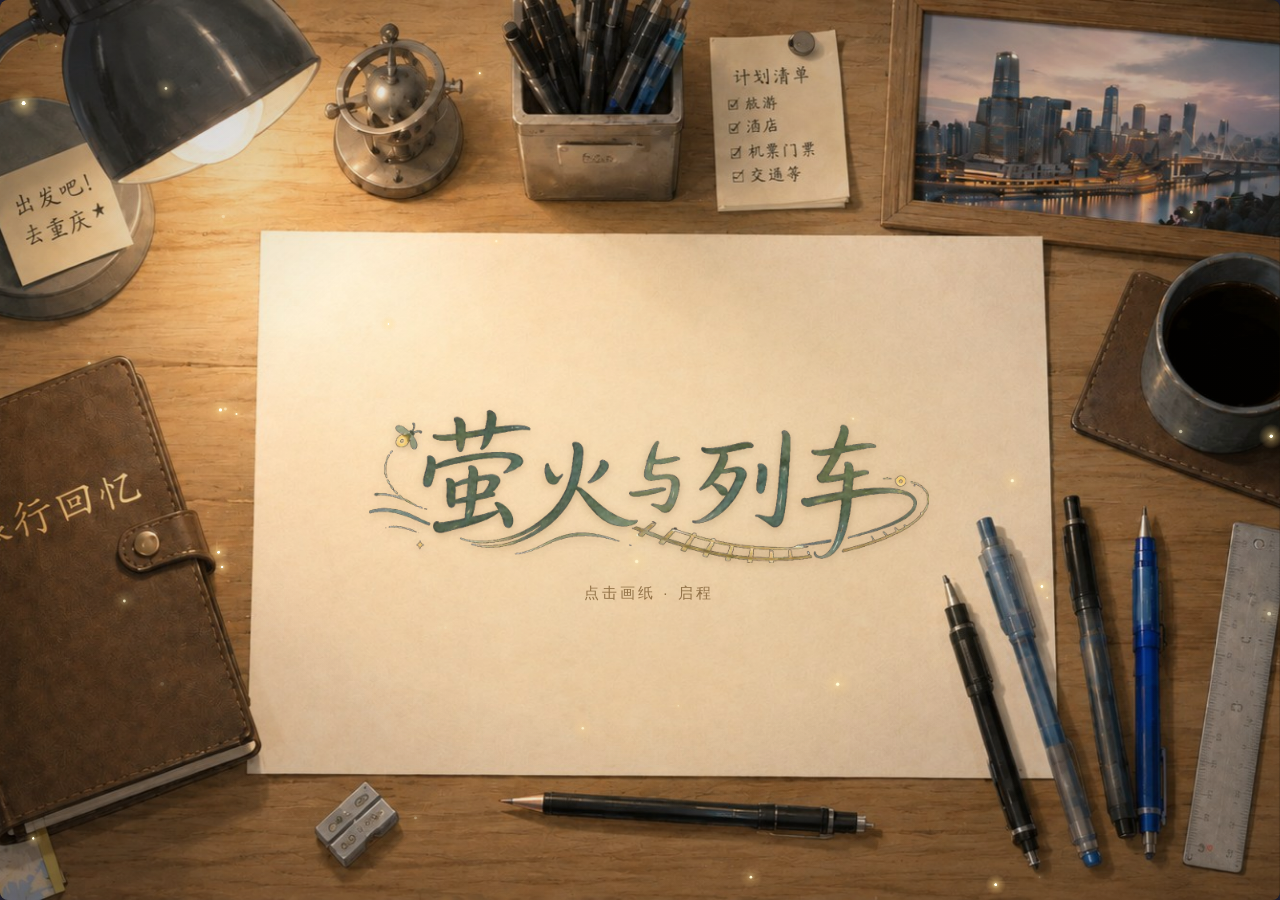
<file: index.html>
<!DOCTYPE html>
<html lang="zh-CN">
<head>
    <meta charset="UTF-8">
    <meta name="viewport" content="width=device-width, initial-scale=1.0">
    <title>萤火与列车 - 折纸解谜</title>
    <link rel="icon" href="data:image/svg+xml,%3Csvg xmlns='http://www.w3.org/2000/svg' viewBox='0 0 32 32'%3E%3Crect width='32' height='32' fill='%230a1628'/%3E%3Ccircle cx='16' cy='16' r='4' fill='%23a8e6cf'/%3E%3Ccircle cx='16' cy='16' r='8' fill='none' stroke='%23a8e6cf' stroke-opacity='0.4'/%3E%3C/svg%3E">
    <link rel="stylesheet" href="css/style.css?v=20260604e">
</head>
<body>
    <div id="rotate-prompt">
        <div class="rotate-inner">
            <div class="rotate-icon">📱</div>
            <p class="rotate-text">请横过手机<br><span>横屏体验更佳</span></p>
        </div>
    </div>
    <div id="game-container">
        <canvas id="game-canvas"></canvas>
        <div id="transition-overlay"></div>
        <div id="ui-layer">
            <div id="menu-screen" class="screen active desk-mode">
                <div class="desk-paper" id="desk-paper" role="button" tabindex="0" aria-label="点击画纸，开启旅程">
                    <img class="paper-title" src="assets/decor/title_paper.png" alt="萤火与列车">
                    <p class="paper-hint">点击画纸 · 启程</p>
                </div>
                <div class="desk-notebook" id="desk-notebook" role="button" tabindex="0" aria-label="旅行回忆 · 旅途纪念册" title="旅行回忆"></div>
            </div>
            <div id="story-screen" class="screen">
                <div class="story-box">
                    <p id="story-text"></p>
                    <button id="btn-story-next" class="story-btn">继续</button>
                </div>
            </div>
            <div id="game-screen" class="screen">
                <div id="game-hud">
                    <span id="hud-chapter"></span>
                    <span id="hud-folds"></span>
                    <span id="hud-memento"></span>
                    <span id="hud-level"></span>
                    <div id="hud-buttons">
                        <button id="btn-mute" class="hud-btn" title="静音" aria-label="静音">
                            <svg class="hud-ico" viewBox="0 0 24 24" aria-hidden="true">
                                <path class="snd-body" d="M4 9.5h3L11.5 6v12L7 14.5H4z"/>
                                <path class="snd-wave" d="M14.6 9.2a4 4 0 0 1 0 5.6"/>
                                <path class="snd-wave" d="M17 7a7 7 0 0 1 0 10"/>
                                <line class="snd-slash" x1="4" y1="4" x2="20" y2="20"/>
                            </svg>
                        </button>
                        <button id="btn-undo" class="hud-btn" title="撤销" aria-label="撤销">
                            <svg class="hud-ico" viewBox="0 0 24 24" aria-hidden="true">
                                <path d="M9 7L4 12l5 5"/>
                                <path d="M4 12h10a5 5 0 0 1 5 5v1"/>
                            </svg>
                        </button>
                        <button id="btn-reset" class="hud-btn" title="重置" aria-label="重置">
                            <svg class="hud-ico" viewBox="0 0 24 24" aria-hidden="true">
                                <path d="M19.5 12a7.5 7.5 0 1 1-2.2-5.3"/>
                                <path d="M19.5 4v4h-4"/>
                            </svg>
                        </button>
                        <button id="btn-hint" class="hud-btn hud-btn-text" title="教程" aria-label="教程">?</button>
                        <button id="btn-exit" class="hud-btn" title="退出到主菜单" aria-label="退出到主菜单">
                            <svg class="hud-ico" viewBox="0 0 24 24" aria-hidden="true">
                                <line x1="6" y1="6" x2="18" y2="18"/>
                                <line x1="18" y1="6" x2="6" y2="18"/>
                            </svg>
                        </button>
                    </div>
                </div>
                <div id="fold-indicator"></div>
                <div id="fold-dir-panel" aria-hidden="true">
                    <span class="fold-dir-tip">选好方向</span>
                    <button class="fold-dir-btn fold-dir-up"    data-dir="up"    aria-label="向上折"></button>
                    <button class="fold-dir-btn fold-dir-down"  data-dir="down"  aria-label="向下折"></button>
                    <button class="fold-dir-btn fold-dir-left"  data-dir="left"  aria-label="向左折"></button>
                    <button class="fold-dir-btn fold-dir-right" data-dir="right" aria-label="向右折"></button>
                </div>
                <div id="tutorial-overlay">
                    <div class="tutorial-box">
                        <div class="tutorial-header">
                            <span id="tutorial-title">教程</span>
                            <span id="tutorial-progress">1 / 5</span>
                        </div>
                        <p id="tutorial-text"></p>
                        <div class="tutorial-buttons">
                            <button id="btn-tutorial-skip" class="tutorial-btn-secondary">跳过教程</button>
                            <button id="btn-tutorial-next" class="tutorial-btn-primary">下一步 →</button>
                        </div>
                    </div>
                </div>
                <div id="legend-panel">
                    <div class="legend-item"><span class="legend-dot" style="background:#c2392f"></span>起点</div>
                    <div class="legend-item"><span class="legend-dot" style="background:#d4a017"></span>终点</div>
                    <div class="legend-item"><span class="legend-square" style="background:#e8b87a"></span>路径</div>
                    <div class="legend-item"><span class="legend-square" style="background:#5e4632"></span>墙</div>
                    <div class="legend-item" id="legend-collect" style="display:none"><span class="legend-dot" style="background:#ffd97d"></span>萤火</div>
                    <div class="legend-item" id="legend-teleport" style="display:none"><span class="legend-dot" style="background:#5f8f6a"></span>传送门</div>
                    <div class="legend-item" id="legend-fragile" style="display:none"><span class="legend-square" style="background:#9e7b4a"></span>脆弱</div>
                    <div class="legend-item" id="legend-oneway" style="display:none"><span class="legend-square" style="background:#b8541a"></span>单向</div>
                </div>
                <div id="dpad" aria-hidden="true">
                    <button class="dpad-btn dpad-up" data-dir="up" aria-label="上">▲</button>
                    <button class="dpad-btn dpad-left" data-dir="left" aria-label="左">◀</button>
                    <button class="dpad-btn dpad-right" data-dir="right" aria-label="右">▶</button>
                    <button class="dpad-btn dpad-down" data-dir="down" aria-label="下">▼</button>
                </div>
            </div>
            <div id="chapter-screen" class="screen">
                <h2>章节选择</h2>
                <div id="chapter-list"></div>
                <div class="chapter-buttons">
                    <button id="btn-back-menu" class="menu-btn">返回</button>
                    <button id="btn-collection-chapter" class="menu-btn menu-btn-secondary">纪念册</button>
                </div>
            </div>
            <div id="collection-screen" class="screen">
                <h2>旅途纪念册</h2>
                <p id="collection-progress" class="collection-progress"></p>
                <div id="collection-grid"></div>
                <button id="btn-back-collection" class="menu-btn">返回</button>
            </div>
            <div id="complete-screen" class="screen">
                <div class="complete-box">
                    <h2 id="complete-title"></h2>
                    <div id="complete-stars"></div>
                    <div id="complete-memento"></div>
                    <p id="complete-text"></p>
                    <button id="btn-next-level" class="menu-btn">下一关</button>
                </div>
            </div>
            <div id="confirm-overlay">
                <div class="confirm-box">
                    <p id="confirm-text">确定要退出当前关卡，返回主菜单吗？</p>
                    <div class="confirm-buttons">
                        <button id="btn-confirm-no" class="tutorial-btn-secondary">取消</button>
                        <button id="btn-confirm-yes" class="tutorial-btn-primary">退出</button>
                    </div>
                </div>
            </div>
        </div>
    </div>
    <script src="js/story.js"></script>
    <script src="js/levels.js"></script>
    <script src="js/collection.js"></script>
    <script src="js/tutorial.js?v=20260604e"></script>
    <script src="js/grid.js"></script>
    <script src="js/fold.js?v=20260604e"></script>
    <script src="js/player.js"></script>

    <script src="js/audio.js"></script>
    <script src="js/particles.js"></script>
    <script src="js/effects.js"></script>
    <script src="js/ui.js?v=20260604e"></script>
    <script src="js/game.js?v=20260604e"></script>
</body>
</html>
</file>
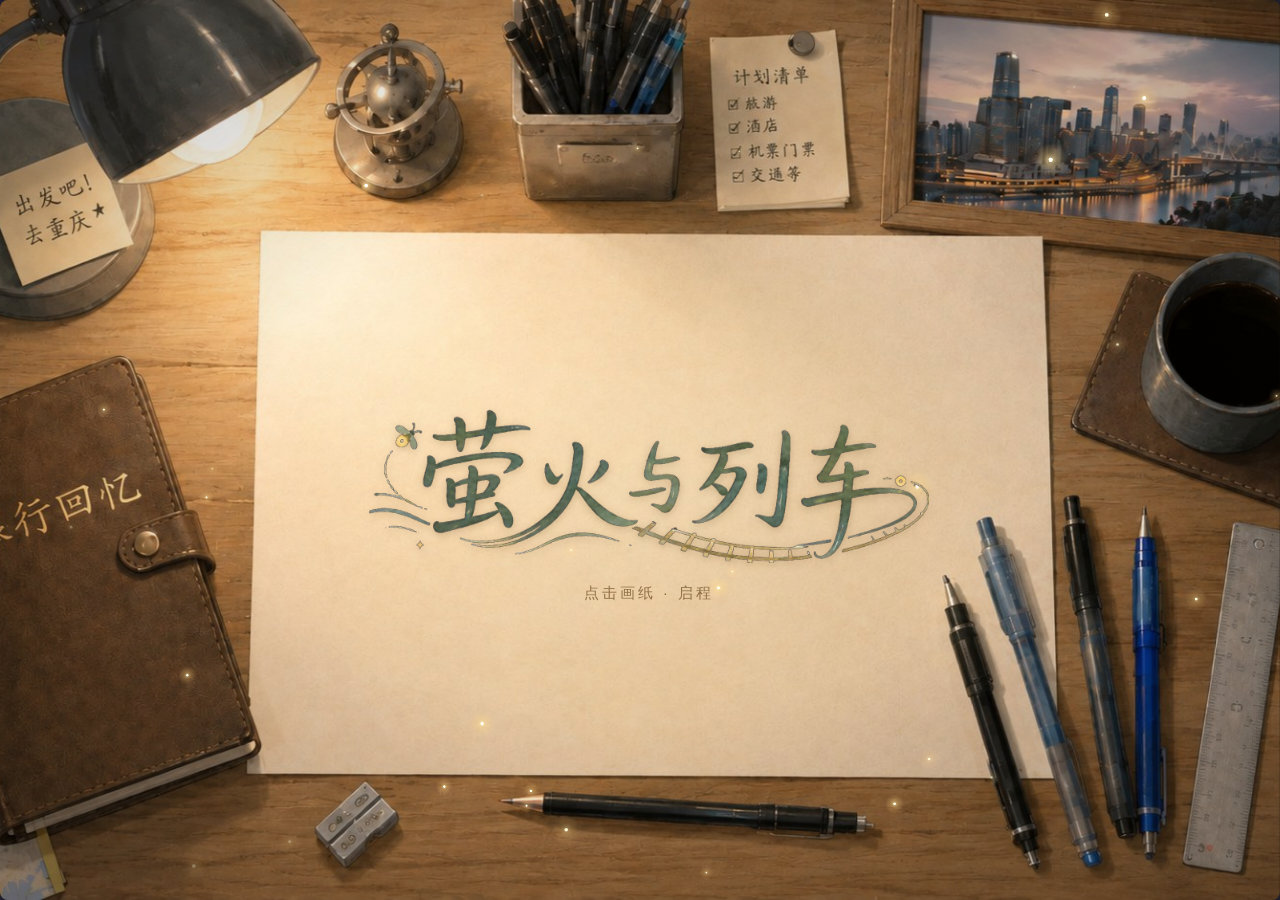
<file: autoshot.html>
<!DOCTYPE html>
<html lang="zh-CN"><head><meta charset="UTF-8"><title>autoshot</title>
<link rel="stylesheet" href="css/style.css">
<style id="nofx-style"></style>
</head><body>
<div id="game-container">
    <canvas id="game-canvas"></canvas>
    <div id="transition-overlay"></div>
    <div id="ui-layer">
        <div id="menu-screen" class="screen active desk-mode">
            <div class="desk-paper" id="desk-paper" role="button" tabindex="0" aria-label="点击画纸，开启旅程">
                <img class="paper-title" src="assets/decor/title_paper.png" alt="萤火与列车">
                <p class="paper-hint">点击画纸 · 启程</p>
            </div>
            <div class="desk-notebook" id="desk-notebook" role="button" tabindex="0" aria-label="旅行回忆 · 旅途纪念册" title="旅行回忆"></div>
        </div>
        <div id="story-screen" class="screen"><div class="story-box"><p id="story-text"></p><button id="btn-story-next" class="story-btn">继续</button></div></div>
        <div id="game-screen" class="screen">
            <div id="game-hud">
                <span id="hud-chapter"></span><span id="hud-folds"></span><span id="hud-level"></span>
                <div id="hud-buttons">
                    <button id="btn-mute" class="hud-btn">♪</button>
                    <button id="btn-undo" class="hud-btn">↩</button>
                    <button id="btn-reset" class="hud-btn">↺</button>
                    <button id="btn-hint" class="hud-btn">?</button>
                    <button id="btn-exit" class="hud-btn">✕</button>
                </div>
            </div>
            <div id="fold-indicator"></div>
            <div id="tutorial-overlay"><div class="tutorial-box"><div class="tutorial-header"><span id="tutorial-title">教程</span><span id="tutorial-progress">1 / 5</span></div><p id="tutorial-text"></p><div class="tutorial-buttons"><button id="btn-tutorial-skip" class="tutorial-btn-secondary">跳过</button><button id="btn-tutorial-next" class="tutorial-btn-primary">下一步</button></div></div></div>
            <div id="legend-panel">
                <div class="legend-item"><span class="legend-dot" style="background:#c2392f"></span>起点</div>
                <div class="legend-item"><span class="legend-dot" style="background:#d4a017"></span>终点</div>
                <div class="legend-item"><span class="legend-square" style="background:#e8b87a"></span>路径</div>
                <div class="legend-item"><span class="legend-square" style="background:#5e4632"></span>墙</div>
                <div class="legend-item" id="legend-collect" style="display:none"><span class="legend-dot" style="background:#ffd97d"></span>萤火</div>
                <div class="legend-item" id="legend-teleport" style="display:none"><span class="legend-dot" style="background:#5f8f6a"></span>传送门</div>
                <div class="legend-item" id="legend-fragile" style="display:none"><span class="legend-square" style="background:#9e7b4a"></span>脆弱</div>
                <div class="legend-item" id="legend-oneway" style="display:none"><span class="legend-square" style="background:#b8541a"></span>单向</div>
            </div>
            <div id="dpad" aria-hidden="true">
                <button class="dpad-btn dpad-up" data-dir="up">▲</button>
                <button class="dpad-btn dpad-left" data-dir="left">◀</button>
                <button class="dpad-btn dpad-right" data-dir="right">▶</button>
                <button class="dpad-btn dpad-down" data-dir="down">▼</button>
            </div>
        </div>
        <div id="chapter-screen" class="screen"><h2>章节选择</h2><div id="chapter-list"></div><button id="btn-back-menu" class="menu-btn">返回</button></div>
        <div id="collection-screen" class="screen">
            <h2>旅途纪念册</h2>
            <p id="collection-progress" class="collection-progress"></p>
            <div id="collection-grid"></div>
            <button id="btn-back-collection" class="menu-btn">返回</button>
        </div>
        <div id="complete-screen" class="screen"><div class="complete-box"><h2 id="complete-title"></h2><div id="complete-stars"></div><p id="complete-text"></p><button id="btn-next-level" class="menu-btn">下一关</button></div></div>
        <div id="confirm-overlay"><div class="confirm-box"><p id="confirm-text"></p><div class="confirm-buttons"><button id="btn-confirm-no" class="tutorial-btn-secondary">取消</button><button id="btn-confirm-yes" class="tutorial-btn-primary">退出</button></div></div></div>
    </div>
</div>
<script src="js/story.js"></script>
<script src="js/levels.js"></script>
<script src="js/collection.js"></script>
<script src="js/tutorial.js"></script>
<script src="js/grid.js"></script>
<script src="js/fold.js"></script>
<script src="js/player.js"></script>
<script src="js/audio.js"></script>
<script src="js/particles.js"></script>
<script src="js/effects.js"></script>
<script src="js/ui.js"></script>
<script src="js/game.js"></script>
<script>
// 驱动参数:
//   ?screen=menu|chapter|story
//   ?level=C-L         (1-indexed, 自动跳过教程)
//   ?story=intro|before|after  (配合 level= 使用)
//   ?complete=C-L      (直接展示过关界面)
//   ?tut=1             (level= 时强制保留教程)
//   ?unlock=1          (章节列表里解锁所有关卡)
//   ?stars=1-1=3,1-2=2 (注入星数到 Levels.stars，逗号分隔)
//   ?nofx=1            (禁用 CSS 动画/过渡，截图友好)
//   ?settle=ms         (执行后再等多少毫秒；默认 0；complete 默认 1500)
(function(){
    const q = new URLSearchParams(location.search);

    function unlockAll(){
        for (let c = 0; c < Levels.data.length; c++) {
            for (let l = 0; l < Levels.data[c].length; l++) {
                Levels.completed.add(c+'-'+l);
            }
        }
    }
    function silenceAudio(){
        try {
            ['playClick','playFold','playComplete','playStep','startBGM','stopBGM']
                .forEach(k => { if (Audio && Audio[k]) Audio[k] = ()=>{}; });
        } catch(e){}
    }
    function suppressTutorial(){
        if (window.Tutorial) Tutorial.shouldShow = ()=>false;
    }
    // showScreen 用 200ms setTimeout 延迟切换（淡出动画），headless 截图等不到它。
    // 这里同步强制激活目标 screen，绕过延迟。
    function forceScreen(name){
        try {
            Object.values(UI.screens).forEach(s => {
                s.classList.remove('active');
                s.style.opacity = ''; s.style.transform = '';
            });
            const el = UI.screens[name];
            if (el) {
                el.classList.add('active');
                el.style.opacity = '1';
                el.style.transform = 'scale(1)';
            }
            UI.currentScreen = name;
        } catch(e){ document.title = 'AUTOSHOT_ERR:forceScreen:' + e.message; }
    }
    function applyNofx(){
        // 关掉所有 CSS 动画/过渡，让截图直接呈现"动画结束态"
        const s = document.getElementById('nofx-style');
        s.textContent = `
            *, *::before, *::after {
                animation-duration: 0s !important;
                animation-delay: 0s !important;
                animation-iteration-count: 1 !important;
                transition-duration: 0s !important;
                transition-delay: 0s !important;
            }
            #complete-stars .star { opacity: 1 !important; transform: none !important; }
            .screen { transition: none !important; }
        `;
    }
    function applyFullScroll(){
        const s = document.createElement('style');
        s.textContent = `
            #game-container {
                width: 100% !important; height: auto !important;
                max-width: none !important; max-height: none !important;
                aspect-ratio: auto !important; overflow: visible !important;
            }
            #ui-layer { position: relative !important; height: auto !important; }
            .screen { position: relative !important; height: auto !important; }
            #chapter-screen.train-mode #chapter-list {
                max-height: none !important;
                overflow: visible !important;
            }
        `;
        document.head.appendChild(s);
    }

    function go(){
        silenceAudio();
        if (q.get('nofx') === '1') applyNofx();
        if (q.get('fullscroll') === '1') applyFullScroll();
        const screen = q.get('screen');
        const lvl = q.get('level');
        const story = q.get('story');
        const complete = q.get('complete');

        if (q.get('unlock') === '1') unlockAll();

        const starsParam = q.get('stars');
        if (starsParam) {
            starsParam.split(',').forEach(pair => {
                const m = pair.trim().match(/^(\d+)-(\d+)=(\d)$/);
                if (m) {
                    const c = +m[1] - 1, l = +m[2] - 1, n = +m[3];
                    Levels.stars[`${c}-${l}`] = n;
                    if (n > 0) Levels.completed.add(`${c}-${l}`);
                }
            });
        }

        if (complete) {
            const [c,l] = complete.split('-').map(Number);
            Levels.currentChapter = c-1; Levels.currentLevel = l-1;
            suppressTutorial();
            Game.startLevel();
            setTimeout(() => Game.onLevelComplete(), 50);
            return;
        }
        if (lvl) {
            const [c,l] = lvl.split('-').map(Number);
            Levels.currentChapter = c-1; Levels.currentLevel = l-1;
            if (q.get('tut') !== '1') suppressTutorial();
            if (story) { Game.showStory(story); return; }
            Game.startLevel();
            forceScreen('game');
            // 教程/提示 overlay 会遮住棋盘，截图时强制收起（除非显式 tut=1）
            if (q.get('tut') !== '1') {
                const ov = document.getElementById('tutorial-overlay');
                if (ov) ov.classList.remove('visible');
            }
            return;
        }
        if (screen === 'chapter') {
            unlockAll();
            UI.showChapterSelect();
            return;
        }
        if (screen === 'story') {
            Game.showStory(q.get('story') || 'intro');
            return;
        }
        if (screen === 'collection') {
            unlockAll();
            // 注入若干已收集项，看彩色贴纸格 + 问号占位混排
            const got = (q.get('got') || '0-0,0-2,1-1,2-0,3-2,4-0,5-2').split(',');
            got.forEach(k => { if (/^\d-\d$/.test(k)) Collection.collected.add(k); });
            UI.showCollection();
            forceScreen('collection');
            return;
        }
        if (screen === 'launch') {
            // 模拟点击画纸：触发「钻进纸里」推镜白光过渡，配合 settle 截中间帧
            silenceAudio();
            if (UI.triggerMenuLaunch) UI.triggerMenuLaunch(() => {});
            return;
        }
        // 默认 menu，不动
    }

    // Game.init() 同步挂在 window load，且 game.js 的 load 监听器先于本脚本注册，
    // 故本监听器执行时 Game/Levels/UI 已就绪，直接同步 go()。
    window.addEventListener('load', () => {
        try { go(); } catch (e) { document.title = 'AUTOSHOT_ERR:' + e.message; }
    });
})();
</script>
</body></html>
</file>
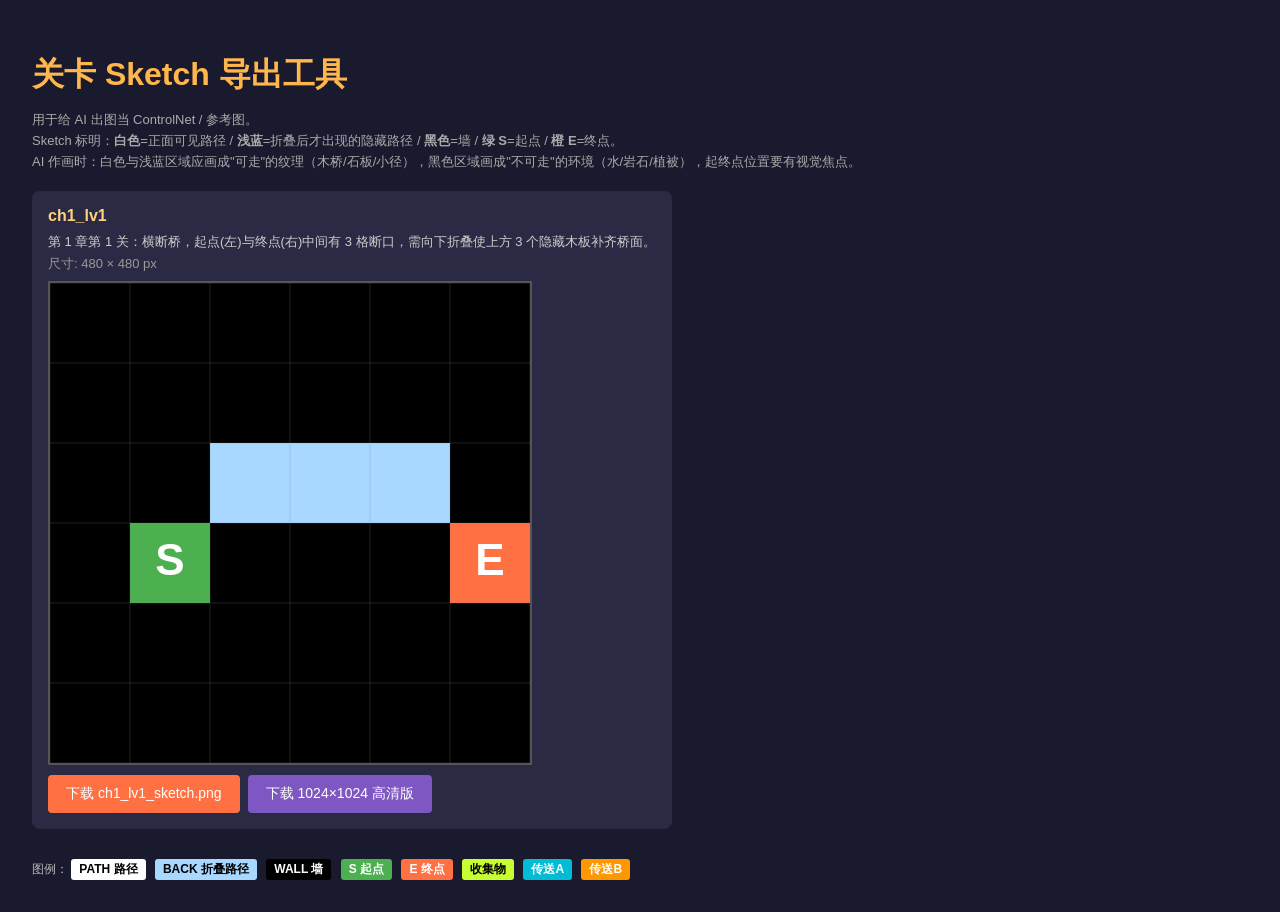
<file: tools/export_sketch.html>
<!DOCTYPE html>
<html lang="zh">
<head>
<meta charset="utf-8">
<title>关卡 Sketch 导出工具 - 萤火与列车</title>
<style>
body { font-family: 'Microsoft YaHei', sans-serif; background: #1a1a2e; color: #eee; padding: 24px; }
h1 { color: #ffb74d; margin-bottom: 6px; }
.hint { color: #aaa; font-size: 13px; margin-bottom: 18px; line-height: 1.6; }
.row { display: flex; gap: 20px; margin-bottom: 30px; align-items: flex-start; flex-wrap: wrap; }
.card { background: #2a2a44; padding: 16px; border-radius: 8px; min-width: 260px; }
.card h2 { color: #ffd180; font-size: 16px; margin: 0 0 8px 0; }
.card p { margin: 4px 0; font-size: 13px; color: #ccc; }
canvas { display: block; background: #fff; border: 2px solid #555; image-rendering: pixelated; margin-top: 8px; }
button { background: #ff7043; color: white; border: none; padding: 10px 18px; border-radius: 4px; cursor: pointer; font-size: 14px; margin-top: 10px; }
button:hover { background: #ff8a65; }
.legend { font-size: 12px; color: #bbb; margin-top: 12px; }
.legend span { display: inline-block; padding: 2px 8px; margin-right: 6px; border-radius: 3px; color: #000; font-weight: bold; }
</style>
</head>
<body>

<h1>关卡 Sketch 导出工具</h1>
<p class="hint">
    用于给 AI 出图当 ControlNet / 参考图。<br>
    Sketch 标明：<b>白色</b>=正面可见路径 / <b>浅蓝</b>=折叠后才出现的隐藏路径 / <b>黑色</b>=墙 / <b>绿 S</b>=起点 / <b>橙 E</b>=终点。<br>
    AI 作画时：白色与浅蓝区域应画成"可走"的纹理（木桥/石板/小径），黑色区域画成"不可走"的环境（水/岩石/植被），起终点位置要有视觉焦点。
</p>

<div class="row" id="sketches"></div>

<div class="legend">
    图例：
    <span style="background:#fff">PATH 路径</span>
    <span style="background:#a8d8ff">BACK 折叠路径</span>
    <span style="background:#000;color:#fff">WALL 墙</span>
    <span style="background:#4caf50;color:#fff">S 起点</span>
    <span style="background:#ff7043;color:#fff">E 终点</span>
    <span style="background:#c8ff32">收集物</span>
    <span style="background:#00bcd4;color:#fff">传送A</span>
    <span style="background:#ff9800;color:#fff">传送B</span>
</div>

<script>
const LEVELS = [
    // ch1 lv1
    {
        name: 'ch1_lv1',
        width: 6, height: 6,
        front: [[2,2,2,2,2,2],[2,2,2,2,2,2],[2,2,2,2,2,2],[2,3,2,2,2,4],[2,2,2,2,2,2],[2,2,2,2,2,2]],
        back:  [[0,0,0,0,0,0],[0,0,0,0,0,0],[0,0,1,1,1,0],[0,0,0,0,0,0],[0,0,0,0,0,0],[0,0,0,0,0,0]],
        desc: '第 1 章第 1 关：横断桥，起点(左)与终点(右)中间有 3 格断口，需向下折叠使上方 3 个隐藏木板补齐桥面。'
    }
];

const TS = 80; // 与游戏 TILE_SIZE 一致
const colorMap = {
    0: '#ffffff',           // EMPTY (back layer 空) 当 path 处理
    1: '#ffffff',           // PATH
    2: '#000000',           // WALL
    3: '#4caf50',           // START
    4: '#ff7043',           // END
    5: '#888888',           // DECO
    6: '#c8ff32',           // COLLECTIBLE
    7: '#00bcd4',           // TELEPORT_A
    8: '#ff9800',           // TELEPORT_B
    9: '#9e9e9e',           // FRAGILE
    10: '#bbbbbb', 11: '#bbbbbb', 12: '#bbbbbb', 13: '#bbbbbb' // ONEWAY
};
const labelMap = { 3: 'S', 4: 'E', 6: '★', 7: 'A', 8: 'B', 9: '╳', 10: '→', 11: '↓', 12: '←', 13: '↑' };

function renderSketch(level) {
    const W = level.width * TS;
    const H = level.height * TS;
    const c = document.createElement('canvas');
    c.width = W;
    c.height = H;
    const ctx = c.getContext('2d');

    // 先画整张为墙（黑），再覆盖路径
    ctx.fillStyle = '#000000';
    ctx.fillRect(0, 0, W, H);

    // 画 back 层（浅蓝表示折叠后才出现的隐藏路径）
    for (let y = 0; y < level.height; y++) {
        for (let x = 0; x < level.width; x++) {
            const bt = level.back[y][x];
            if (bt && bt !== 2) { // 非空非墙
                ctx.fillStyle = bt === 1 ? '#a8d8ff' : (colorMap[bt] || '#a8d8ff');
                ctx.fillRect(x * TS, y * TS, TS, TS);
            }
        }
    }

    // 画 front 层（覆盖在 back 之上）
    for (let y = 0; y < level.height; y++) {
        for (let x = 0; x < level.width; x++) {
            const ft = level.front[y][x];
            if (ft !== 2 && ft !== 0) { // 非墙非空
                ctx.fillStyle = colorMap[ft] || '#ffffff';
                ctx.fillRect(x * TS, y * TS, TS, TS);
            } else if (ft === 1) {
                ctx.fillStyle = '#ffffff';
                ctx.fillRect(x * TS, y * TS, TS, TS);
            }
        }
    }

    // 网格线（极淡）
    ctx.strokeStyle = 'rgba(128,128,128,0.25)';
    ctx.lineWidth = 1;
    for (let i = 0; i <= level.width; i++) {
        ctx.beginPath(); ctx.moveTo(i * TS, 0); ctx.lineTo(i * TS, H); ctx.stroke();
    }
    for (let i = 0; i <= level.height; i++) {
        ctx.beginPath(); ctx.moveTo(0, i * TS); ctx.lineTo(W, i * TS); ctx.stroke();
    }

    // 起点/终点/特殊位置标签
    ctx.font = 'bold ' + Math.floor(TS * 0.55) + 'px sans-serif';
    ctx.textAlign = 'center';
    ctx.textBaseline = 'middle';
    for (let y = 0; y < level.height; y++) {
        for (let x = 0; x < level.width; x++) {
            const ft = level.front[y][x];
            const label = labelMap[ft];
            if (label) {
                ctx.fillStyle = (ft === 3 || ft === 4) ? '#ffffff' : '#000000';
                ctx.fillText(label, x * TS + TS/2, y * TS + TS/2);
            }
        }
    }

    return c;
}

function download(canvas, filename) {
    const link = document.createElement('a');
    link.download = filename;
    link.href = canvas.toDataURL('image/png');
    link.click();
}

const container = document.getElementById('sketches');
for (const level of LEVELS) {
    const card = document.createElement('div');
    card.className = 'card';
    card.innerHTML = `
        <h2>${level.name}</h2>
        <p>${level.desc}</p>
        <p style="color:#999">尺寸: ${level.width*TS} × ${level.height*TS} px</p>
    `;
    const canvas = renderSketch(level);
    card.appendChild(canvas);

    const btn = document.createElement('button');
    btn.textContent = `下载 ${level.name}_sketch.png`;
    btn.onclick = () => download(canvas, `${level.name}_sketch.png`);
    card.appendChild(btn);

    const btn2 = document.createElement('button');
    btn2.textContent = `下载 1024×1024 高清版`;
    btn2.style.marginLeft = '8px';
    btn2.style.background = '#7e57c2';
    btn2.onclick = () => {
        const hires = document.createElement('canvas');
        hires.width = 1024;
        hires.height = 1024;
        const hctx = hires.getContext('2d');
        hctx.imageSmoothingEnabled = false;
        hctx.fillStyle = '#000';
        hctx.fillRect(0, 0, 1024, 1024);
        const scaleW = 1024 / canvas.width;
        const scaleH = 1024 / canvas.height;
        const scale = Math.min(scaleW, scaleH);
        const dw = canvas.width * scale;
        const dh = canvas.height * scale;
        const dx = (1024 - dw) / 2;
        const dy = (1024 - dh) / 2;
        hctx.drawImage(canvas, dx, dy, dw, dh);
        download(hires, `${level.name}_sketch_1024.png`);
    };
    card.appendChild(btn2);

    container.appendChild(card);
}
</script>

</body>
</html>
</file>
<file: css/style.css>
* {
    margin: 0;
    padding: 0;
    box-sizing: border-box;
}

body {
    background: #1a1a2e;
    font-family: 'Microsoft YaHei', sans-serif;
    overflow: hidden;
    display: flex;
    justify-content: center;
    align-items: center;
    min-height: 100vh;
}

#game-container {
    position: relative;
    width: 1400px;
    height: 900px;
    max-width: 100vw;
    max-height: 100vh;
    aspect-ratio: 14 / 9;
    background: #16213e;
    border-radius: 8px;
    overflow: hidden;
    box-shadow: 0 0 40px rgba(255, 183, 77, 0.1);
}

#game-container.shake {
    animation: shake 0.3s ease-out;
}

@keyframes shake {
    0%, 100% { transform: translateX(0); }
    20% { transform: translateX(-4px); }
    40% { transform: translateX(4px); }
    60% { transform: translateX(-2px); }
    80% { transform: translateX(2px); }
}

/* 竖屏专用晃动：保留 translate(-50%,-50%) rotate(90deg) 基底，
   否则 animation 的 transform 会整体覆盖旋转，导致画面瞬间挤成一条再弹回。 */
@keyframes shake-portrait {
    0%, 100% { transform: translate(-50%, -50%)            rotate(90deg); }
    20% { transform: translate(calc(-50% - 4px), -50%)     rotate(90deg); }
    40% { transform: translate(calc(-50% + 4px), -50%)     rotate(90deg); }
    60% { transform: translate(calc(-50% - 2px), -50%)     rotate(90deg); }
    80% { transform: translate(calc(-50% + 2px), -50%)     rotate(90deg); }
}

#game-canvas {
    position: absolute;
    top: 0;
    left: 0;
    width: 100%;
    height: 100%;
}

#ui-layer {
    position: absolute;
    top: 0;
    left: 0;
    width: 100%;
    height: 100%;
    pointer-events: none;
}

.screen {
    display: none;
    position: absolute;
    top: 0;
    left: 0;
    width: 100%;
    height: 100%;
    pointer-events: auto;
    opacity: 0;
    transform: scale(0.95);
    transition: opacity 0.4s cubic-bezier(0.4, 0, 0.2, 1),
                transform 0.4s cubic-bezier(0.4, 0, 0.2, 1);
}

.screen.active {
    display: flex;
    flex-direction: column;
    justify-content: center;
    align-items: center;
    opacity: 1;
    transform: scale(1);
}

#menu-screen {
    background: transparent;
}

.game-title {
    font-size: 48px;
    color: #ffb74d;
    text-shadow: 0 0 20px rgba(255, 183, 77, 0.6),
                 0 0 40px rgba(255, 183, 77, 0.3);
    margin-bottom: 12px;
    letter-spacing: 8px;
    animation: titleGlow 3s ease-in-out infinite;
}

.menu-logo {
    width: min(640px, 70vw);
    height: auto;
    margin: 0 auto 14px;
    display: block;
    filter: drop-shadow(0 8px 22px rgba(0, 0, 0, 0.45)) drop-shadow(0 0 18px rgba(255, 217, 125, 0.25));
    z-index: 1;
    position: relative;
    animation: menuLogoFloat 4.8s ease-in-out infinite;
}

@keyframes menuLogoFloat {
    0%, 100% { transform: translateY(0); }
    50%      { transform: translateY(-6px); }
}

.game-logo {
    width: 240px;
    height: 140px;
    margin-bottom: 8px;
    filter: drop-shadow(0 6px 18px rgba(168, 230, 207, 0.18));
    z-index: 1;
}

.game-logo .logo-firefly,
.game-logo .logo-firefly-halo {
    transform-origin: 48px 56px;
    animation: logoFireflyPulse 2.6s ease-in-out infinite;
}

.game-logo .logo-firefly-halo {
    animation-duration: 3.2s;
}

.game-logo .logo-sparks circle {
    animation: logoSparkTwinkle 2.4s ease-in-out infinite;
}
.game-logo .logo-sparks circle:nth-child(2) { animation-delay: 0.6s; }
.game-logo .logo-sparks circle:nth-child(3) { animation-delay: 1.2s; }
.game-logo .logo-sparks circle:nth-child(4) { animation-delay: 1.8s; }

@keyframes logoFireflyPulse {
    0%, 100% { opacity: 0.55; transform: scale(0.92); }
    50%      { opacity: 1;    transform: scale(1.08); }
}

@keyframes logoSparkTwinkle {
    0%, 100% { opacity: 0.2; }
    50%      { opacity: 1; }
}

@keyframes titleGlow {
    0%, 100% {
        text-shadow: 0 0 20px rgba(255, 183, 77, 0.6),
                     0 0 40px rgba(255, 183, 77, 0.3);
    }
    50% {
        text-shadow: 0 0 30px rgba(255, 183, 77, 0.8),
                     0 0 60px rgba(255, 183, 77, 0.4),
                     0 0 80px rgba(255, 183, 77, 0.2);
    }
}

.subtitle {
    color: #8899aa;
    font-size: 14px;
    margin-bottom: 40px;
}

.menu-btn {
    background: transparent;
    border: 1px solid #ffb74d;
    color: #ffb74d;
    padding: 12px 40px;
    font-size: 16px;
    cursor: pointer;
    margin: 8px;
    border-radius: 4px;
    transition: all 0.3s cubic-bezier(0.4, 0, 0.2, 1);
    font-family: inherit;
    position: relative;
    overflow: hidden;
}

.menu-btn::before {
    content: '';
    position: absolute;
    top: 50%;
    left: 50%;
    width: 0;
    height: 0;
    border-radius: 50%;
    background: rgba(255, 183, 77, 0.3);
    transform: translate(-50%, -50%);
    transition: width 0.6s, height 0.6s;
}

.menu-btn:hover::before {
    width: 300px;
    height: 300px;
}

.menu-btn:hover {
    background: #ffb74d;
    color: #1a1a2e;
    transform: translateY(-2px);
    box-shadow: 0 4px 12px rgba(255, 183, 77, 0.4);
}

.menu-btn:active {
    transform: translateY(0);
    box-shadow: 0 2px 6px rgba(255, 183, 77, 0.3);
}

/* Story screen */
#story-screen {
    background: rgba(10, 10, 30, 0.85);
}

.story-box {
    max-width: 600px;
    padding: 40px;
    text-align: center;
}

#story-text {
    color: #e0e0e0;
    font-size: 16px;
    line-height: 2;
    margin-bottom: 30px;
}

.story-btn {
    background: transparent;
    border: 1px solid #80cbc4;
    color: #80cbc4;
    padding: 10px 30px;
    font-size: 14px;
    cursor: pointer;
    border-radius: 4px;
    transition: all 0.3s;
    font-family: inherit;
}

.story-btn:hover {
    background: #80cbc4;
    color: #1a1a2e;
}

/* Game HUD */
#game-screen {
    pointer-events: none;
}

#game-screen.active {
    display: block;
}

#game-hud {
    display: flex;
    justify-content: space-between;
    align-items: center;
    padding: 12px 20px;
    pointer-events: auto;
}

#hud-chapter, #hud-level {
    color: #6b4a1f;
    font-size: 13px;
    text-shadow: 0 1px 2px rgba(255,245,220,0.6);
}

#hud-folds {
    color: #b8541a;
    font-size: 13px;
    font-weight: bold;
    text-shadow: 0 1px 2px rgba(255,245,220,0.6);
}

#complete-stars {
    font-size: 32px;
    margin-bottom: 12px;
    letter-spacing: 6px;
}

#complete-stars .star {
    display: inline-block;
    opacity: 0;
    transform: scale(0);
    animation: starPop 0.4s ease forwards;
}

#complete-stars .star:nth-child(1) { animation-delay: 0.2s; }
#complete-stars .star:nth-child(2) { animation-delay: 0.5s; }
#complete-stars .star:nth-child(3) { animation-delay: 0.8s; }

@keyframes starPop {
    0% { opacity: 0; transform: scale(0) rotate(-30deg); }
    60% { opacity: 1; transform: scale(1.3) rotate(5deg); }
    100% { opacity: 1; transform: scale(1) rotate(0deg); }
}

#hud-buttons {
    display: flex;
    align-items: center;
    gap: 6px;
    padding: 5px 8px;
    background: rgba(244, 234, 208, 0.82);
    border: 1px solid #c8a868;
    border-radius: 10px;
    box-shadow: 0 2px 8px rgba(60, 40, 20, 0.25);
}

.hud-btn {
    background: rgba(255, 250, 232, 0.9);
    border: 1px solid #c8a868;
    color: #6b4a1f;
    width: 34px;
    height: 34px;
    font-size: 17px;
    cursor: pointer;
    border-radius: 7px;
    margin-left: 0;
    transition: all 0.18s cubic-bezier(0.4, 0, 0.2, 1);
    position: relative;
    display: flex;
    align-items: center;
    justify-content: center;
    box-shadow: inset 0 1px 0 rgba(255,255,255,0.6);
}

.hud-btn:hover {
    background: #ffd97d;
    color: #3d2817;
    border-color: #b8541a;
    transform: translateY(-1px) scale(1.06);
    box-shadow: 0 3px 8px rgba(184, 84, 26, 0.3);
}

.hud-btn:active {
    transform: scale(0.94);
}

/* HUD 图标用内联 SVG（线条图标），避免 iOS Safari 把 ♪ ↩ ↺ ✕ 等字符渲染成彩色 emoji
   导致大小/基线/配色跳变。SVG 用 currentColor 继承按钮文字色，hover/active 自动变色。 */
.hud-ico {
    width: 18px;
    height: 18px;
    display: block;
    fill: none;
    stroke: currentColor;
    stroke-width: 2;
    stroke-linecap: round;
    stroke-linejoin: round;
}
.hud-ico .snd-body { fill: currentColor; stroke: currentColor; stroke-width: 1.2; }
.hud-ico .snd-slash { display: none; }   /* 默认非静音不显示斜杠 */
#btn-mute.muted .hud-ico .snd-wave { display: none; }
#btn-mute.muted .hud-ico .snd-slash { display: block; }
.hud-btn-text { font-size: 17px; line-height: 1; }

/* Fold indicator */
#fold-indicator {
    position: absolute;
    bottom: 20px;
    left: 50%;
    transform: translateX(-50%);
    color: #ffb74d;
    font-size: 13px;
    opacity: 0;
    transition: opacity 0.3s;
    pointer-events: none;
}

#fold-indicator.visible {
    opacity: 1;
}

/* Chapter select */
#chapter-screen {
    background: rgba(10, 10, 30, 0.97);
    flex-direction: column;
}

#chapter-screen h2 {
    color: #ffb74d;
    margin-bottom: 30px;
}

#chapter-list {
    display: flex;
    flex-direction: column;
    gap: 12px;
    max-width: 520px;
    width: 100%;
    margin-bottom: 30px;
    max-height: 400px;
    overflow-y: auto;
    padding: 0 20px;
}

.chapter-block {
    background: linear-gradient(135deg, rgba(255, 255, 255, 0.05) 0%, rgba(255, 255, 255, 0.02) 100%);
    border: 1px solid rgba(255, 183, 77, 0.3);
    border-radius: 12px;
    padding: 16px 18px;
    transition: all 0.3s cubic-bezier(0.4, 0, 0.2, 1);
    position: relative;
    overflow: hidden;
    flex-shrink: 0;
}

.chapter-block::before {
    content: '';
    position: absolute;
    top: 0;
    left: -100%;
    width: 100%;
    height: 100%;
    background: linear-gradient(90deg, transparent, rgba(255, 183, 77, 0.1), transparent);
    transition: left 0.6s;
}

.chapter-block:hover::before {
    left: 100%;
}

.chapter-block:hover {
    background: linear-gradient(135deg, rgba(255, 255, 255, 0.08) 0%, rgba(255, 255, 255, 0.04) 100%);
    border-color: rgba(255, 183, 77, 0.5);
    transform: translateX(4px);
    box-shadow: -4px 0 12px rgba(255, 183, 77, 0.2);
}

.chapter-block.locked {
    opacity: 0.35;
    transform: none;
}

.chapter-block.locked:hover {
    transform: none;
    box-shadow: none;
}

.chapter-header {
    display: flex;
    align-items: center;
    gap: 12px;
    margin-bottom: 10px;
}

.chapter-header .ch-num {
    color: #ffb74d;
    font-size: 15px;
    font-weight: bold;
}

.chapter-header .ch-name {
    color: #ccc;
    font-size: 13px;
}

.chapter-levels {
    display: flex;
    gap: 8px;
    flex-wrap: wrap;
}

.level-btn {
    width: 40px;
    height: 40px;
    border-radius: 6px;
    border: 1px solid rgba(255, 183, 77, 0.4);
    background: rgba(255, 183, 77, 0.05);
    color: #ffb74d;
    font-size: 14px;
    cursor: pointer;
    transition: all 0.25s cubic-bezier(0.4, 0, 0.2, 1);
    font-family: inherit;
    position: relative;
}

.level-btn::after {
    content: '';
    position: absolute;
    inset: -2px;
    border-radius: 8px;
    background: linear-gradient(45deg, transparent, rgba(255, 183, 77, 0.3), transparent);
    opacity: 0;
    transition: opacity 0.3s;
}

.level-btn:hover::after {
    opacity: 1;
}

.level-btn:hover {
    background: rgba(255, 183, 77, 0.2);
    border-color: rgba(255, 183, 77, 0.6);
    transform: scale(1.1) rotate(2deg);
    box-shadow: 0 4px 12px rgba(255, 183, 77, 0.3);
}

.level-btn:active {
    transform: scale(0.95);
}

.level-btn.completed {
    background: rgba(76, 175, 80, 0.15);
    border-color: rgba(76, 175, 80, 0.5);
    color: #81c784;
}

.level-btn.completed:hover {
    background: rgba(76, 175, 80, 0.25);
    border-color: rgba(76, 175, 80, 0.7);
    transform: scale(1.1);
}

.level-btn.locked {
    opacity: 0.3;
    cursor: not-allowed;
    border-color: rgba(255, 255, 255, 0.1);
    color: #666;
}

.level-btn.locked:hover {
    transform: none;
    box-shadow: none;
}

/* Complete screen */
#complete-screen {
    background: rgba(10, 10, 30, 0.9);
}

.complete-box {
    text-align: center;
    padding: 40px;
}

#complete-title {
    color: #80cbc4;
    font-size: 24px;
    margin-bottom: 16px;
}

#complete-text {
    color: #bbb;
    font-size: 14px;
    margin-bottom: 30px;
    line-height: 1.8;
}

/* Tutorial overlay */
#tutorial-overlay {
    display: none;
    position: absolute;
    top: 0;
    left: 0;
    width: 100%;
    height: 100%;
    background: rgba(0, 0, 0, 0.65);
    pointer-events: auto;
    z-index: 100;
    align-items: center;
    justify-content: center;
}

#tutorial-overlay.visible {
    display: flex;
}

.tutorial-box {
    max-width: 480px;
    background: linear-gradient(145deg, #1f2942 0%, #1a2238 100%);
    border: 1px solid rgba(255, 183, 77, 0.4);
    border-radius: 10px;
    padding: 24px 28px;
    box-shadow: 0 10px 40px rgba(0, 0, 0, 0.5);
}

.tutorial-header {
    display: flex;
    justify-content: space-between;
    align-items: center;
    margin-bottom: 16px;
    padding-bottom: 12px;
    border-bottom: 1px solid rgba(255, 183, 77, 0.2);
}

#tutorial-title {
    color: #ffb74d;
    font-size: 18px;
    font-weight: bold;
}

#tutorial-progress {
    color: #8899aa;
    font-size: 12px;
}

#tutorial-text {
    color: #e0e0e0;
    font-size: 14px;
    line-height: 1.9;
    margin-bottom: 20px;
    white-space: pre-line;
}

.tutorial-buttons {
    display: flex;
    justify-content: space-between;
    gap: 10px;
}

.tutorial-btn-primary, .tutorial-btn-secondary {
    padding: 8px 20px;
    font-size: 13px;
    cursor: pointer;
    border-radius: 4px;
    transition: all 0.2s;
    font-family: inherit;
}

.tutorial-btn-primary {
    background: #ffb74d;
    border: none;
    color: #1a1a2e;
    font-weight: bold;
}

.tutorial-btn-primary:hover {
    background: #ffc97c;
}

.tutorial-btn-secondary {
    background: transparent;
    border: 1px solid rgba(255, 255, 255, 0.2);
    color: #aaa;
}

.tutorial-btn-secondary:hover {
    color: #fff;
    border-color: rgba(255, 255, 255, 0.4);
}

/* Legend panel */
#legend-panel {
    position: absolute;
    bottom: 16px;
    left: 16px;
    background: rgba(244, 234, 208, 0.85);
    border: 1px solid #c8a868;
    border-radius: 6px;
    padding: 8px 12px;
    pointer-events: none;
    display: flex;
    flex-direction: column;
    gap: 4px;
}

.legend-item {
    display: flex;
    align-items: center;
    color: #3d2817;
    font-size: 11px;
    gap: 6px;
}

.legend-dot {
    width: 10px;
    height: 10px;
    border-radius: 50%;
    display: inline-block;
}

.legend-square {
    width: 10px;
    height: 10px;
    display: inline-block;
    border-radius: 2px;
}

/* Transition overlay */
#transition-overlay {
    position: absolute;
    top: 0;
    left: 0;
    width: 100%;
    height: 100%;
    background: #0a0a1e;
    pointer-events: none;
    opacity: 0;
    z-index: 50;
    transition: opacity 0.4s ease;
}

#transition-overlay.fade-in {
    opacity: 1;
}

/* Confirm dialog */
#confirm-overlay {
    display: none;
    position: absolute;
    top: 0;
    left: 0;
    width: 100%;
    height: 100%;
    background: rgba(0, 0, 0, 0.7);
    pointer-events: auto;
    z-index: 200;
    align-items: center;
    justify-content: center;
}

#confirm-overlay.visible {
    display: flex;
}

.confirm-box {
    background: linear-gradient(145deg, #1f2942 0%, #1a2238 100%);
    border: 1px solid rgba(255, 183, 77, 0.4);
    border-radius: 10px;
    padding: 28px 32px;
    box-shadow: 0 10px 40px rgba(0, 0, 0, 0.6);
    max-width: 360px;
    text-align: center;
}

#confirm-text {
    color: #e0e0e0;
    font-size: 15px;
    line-height: 1.7;
    margin-bottom: 24px;
}

.confirm-buttons {
    display: flex;
    justify-content: center;
    gap: 12px;
}

/* ============================================================
   夜行萤火 · 火车票样式 UI 改造 (任务 #3)
   ------------------------------------------------------------
   作用域：#chapter-screen 关卡选择 + #menu-screen 主菜单
   配色：夜行萤火（深蓝底 + 萤火冷绿光 + 暖黄点缀）
   实现：纯 CSS + SVG，撕裂边用 radial-gradient 抠半圆缺口
   ============================================================ */

#chapter-screen.train-mode {
    background:
        linear-gradient(180deg, rgba(255, 235, 200, 0.18) 0%, rgba(40, 28, 18, 0.45) 60%, rgba(20, 14, 10, 0.72) 100%),
        url('../assets/backgrounds/chapter_bg_station.jpg') center / cover no-repeat fixed;
    position: relative;
}

#chapter-screen.train-mode::before {
    content: '';
    position: absolute;
    inset: 0;
    background: radial-gradient(ellipse at 50% 35%, transparent 0%, rgba(20, 14, 10, 0.35) 80%);
    pointer-events: none;
    z-index: 1;
}

/* 章节悬停时切换的背景层（覆盖在站台总览之上） */
#chapter-screen.train-mode .chapter-bg-layer {
    position: absolute;
    inset: 0;
    background-size: cover;
    background-position: center;
    background-repeat: no-repeat;
    opacity: 0;
    pointer-events: none;
    z-index: 0;
    transition: opacity 0.5s ease;
}
#chapter-screen.train-mode .chapter-bg-layer.active { opacity: 1; }

#chapter-screen.train-mode > * { position: relative; z-index: 2; }
#chapter-screen.train-mode > .chapter-bg-layer { z-index: 0; }

#chapter-screen.train-mode h2 {
    color: #ffd97d;
    font-size: 22px;
    letter-spacing: 4px;
    margin-bottom: 8px;
    text-shadow:
        0 2px 6px rgba(0, 0, 0, 0.6),
        0 0 18px rgba(255, 217, 125, 0.4);
}

.train-mode .platform-subtitle {
    color: #f4ead0;
    font-size: 12px;
    letter-spacing: 6px;
    margin-bottom: 26px;
    font-family: 'Consolas', 'Courier New', monospace;
    text-shadow: 0 1px 4px rgba(0, 0, 0, 0.5);
}

#chapter-screen.train-mode #chapter-list {
    display: flex;
    flex-direction: column;
    gap: 22px;
    max-width: 760px;
    width: 100%;
    margin-bottom: 18px;
    max-height: 700px;
    overflow-y: auto;
    padding: 8px 24px;
    scrollbar-width: thin;
    scrollbar-color: rgba(255, 217, 125, 0.35) transparent;
}

#chapter-screen.train-mode #chapter-list::-webkit-scrollbar { width: 6px; }
#chapter-screen.train-mode #chapter-list::-webkit-scrollbar-thumb {
    background: rgba(255, 217, 125, 0.35);
    border-radius: 3px;
}

/* ---- 站台牌（章节段头） ---- */

.train-mode .platform-sign {
    position: relative;
    padding: 4px 0 14px;
}

/* 章节风景剪影带（站台外景） */
.train-mode .platform-sign .platform-scene {
    display: block;
    width: 100%;
    height: 64px;
    border-radius: 4px;
    border: 1px solid rgba(255, 217, 125, 0.35);
    box-shadow:
        0 4px 14px rgba(0, 0, 0, 0.5),
        inset 0 0 0 1px rgba(40, 24, 12, 0.6);
    margin-bottom: 6px;
    opacity: 0.92;
    filter: saturate(1.05) contrast(1.05);
    transition: opacity 0.35s ease, filter 0.35s ease;
}
.train-mode .platform-sign.locked .platform-scene {
    opacity: 0.35;
    filter: saturate(0.2) brightness(0.55) contrast(0.9);
}

.train-mode .platform-name {
    display: flex;
    align-items: baseline;
    gap: 14px;
    color: #ffd97d;
    font-size: 15px;
    letter-spacing: 3px;
    padding: 8px 0 6px;
    font-weight: 500;
    text-shadow: 0 2px 6px rgba(0, 0, 0, 0.55);
}

.train-mode .platform-name .ch-num {
    color: #ffd97d;
    font-family: 'Consolas', 'Courier New', monospace;
    font-size: 13px;
    letter-spacing: 2px;
    border: 1px solid rgba(255, 217, 125, 0.7);
    padding: 2px 8px;
    border-radius: 2px;
    background: rgba(60, 38, 18, 0.45);
}

.train-mode .platform-name .ch-name {
    flex: 1;
}

.train-mode .platform-name .ch-meta {
    color: #f4ead0;
    font-size: 11px;
    font-family: 'Consolas', monospace;
    letter-spacing: 1px;
    opacity: 0.85;
}

.train-mode .platform-sign.locked .platform-name {
    color: #b8a890;
    text-shadow: 0 1px 4px rgba(0, 0, 0, 0.5);
}
.train-mode .platform-sign.locked .ch-num {
    border-color: rgba(184, 168, 144, 0.4);
    color: #b8a890;
    background: rgba(40, 28, 18, 0.35);
}

/* ---- 关卡车票 ---- */

.train-mode .ticket-row {
    display: flex;
    gap: 14px;
    flex-wrap: wrap;
    margin-top: 12px;
}

.train-mode .train-ticket {
    --stub-w: 62px;
    --tk-bg: #f4ead0;
    --tk-bg-2: #e8d8a8;
    --tk-edge: #c8a868;
    --notch: 7px;
    position: relative;
    flex: 1 1 220px;
    max-width: 240px;
    min-height: 118px;
    display: flex;
    cursor: pointer;
    border: none;
    padding: 0;
    overflow: hidden;
    background:
        radial-gradient(circle at var(--stub-w) 0,    transparent var(--notch), var(--tk-bg) calc(var(--notch) + 1px)) top    left / 100% 50% no-repeat,
        radial-gradient(circle at var(--stub-w) 100%, transparent var(--notch), var(--tk-bg) calc(var(--notch) + 1px)) bottom left / 100% 50% no-repeat;
    border-radius: 6px;
    color: inherit;
    font-family: inherit;
    text-align: left;
    transition: transform 0.25s cubic-bezier(0.4, 0, 0.2, 1),
                box-shadow 0.25s ease,
                filter 0.25s ease;
    box-shadow:
        0 6px 18px rgba(0, 0, 0, 0.45),
        0 2px 4px rgba(0, 0, 0, 0.3),
        inset 0 0 0 1px var(--tk-edge);
}

/* 票面织纹 */
.train-mode .train-ticket::before {
    content: '';
    position: absolute;
    inset: 0;
    border-radius: 6px;
    background:
        repeating-linear-gradient(45deg, rgba(120, 80, 30, 0.04) 0 2px, transparent 2px 4px),
        radial-gradient(ellipse at 30% 40%, rgba(255, 230, 170, 0.5), transparent 70%),
        radial-gradient(ellipse at 80% 70%, rgba(200, 150, 80, 0.08), transparent 60%);
    pointer-events: none;
}

/* 撕裂虚线 */
.train-mode .train-ticket::after {
    content: '';
    position: absolute;
    left: var(--stub-w);
    top: var(--notch);
    bottom: var(--notch);
    width: 1px;
    border-left: 1px dashed rgba(120, 80, 30, 0.55);
    pointer-events: none;
}

/* 左联（票根） */
.train-mode .ticket-stub {
    flex: 0 0 var(--stub-w);
    width: var(--stub-w);
    padding: 10px 6px 8px 8px;
    display: flex;
    flex-direction: column;
    justify-content: space-between;
    overflow: hidden;
    box-sizing: border-box;
    position: relative;
    z-index: 1;
}

.train-mode .ticket-stub .train-no {
    font-family: 'Consolas', 'Courier New', monospace;
    font-size: 13px;
    font-weight: 700;
    color: #b8541a;
    letter-spacing: 0.5px;
    line-height: 1.05;
    text-shadow: 0 0 4px rgba(255, 220, 160, 0.6);
    white-space: nowrap;
}

.train-mode .ticket-stub .train-class {
    font-family: 'Consolas', monospace;
    font-size: 9px;
    color: #8a6633;
    letter-spacing: 1px;
    margin-top: 3px;
    white-space: nowrap;
}

.train-mode .ticket-stub .stub-bottom {
    font-size: 9px;
    color: #8a6633;
    font-family: 'Consolas', monospace;
    letter-spacing: 0.5px;
    line-height: 1.3;
    white-space: nowrap;
}

.train-mode .ticket-stub .stub-bottom .par {
    color: #2d6e3a;
    font-weight: 700;
}

/* 右联（主信息） */
.train-mode .ticket-main {
    flex: 1 1 auto;
    min-width: 0;
    padding: 26px 12px 10px 14px;
    box-sizing: border-box;
    position: relative;
    z-index: 1;
    overflow: hidden;
}

.train-mode .ticket-main .route {
    display: flex;
    align-items: center;
    gap: 6px;
    color: #3d2817;
    font-size: 13px;
    font-weight: 600;
    margin-bottom: 4px;
    letter-spacing: 0.5px;
    white-space: nowrap;
    overflow: hidden;
    text-overflow: ellipsis;
}

.train-mode .ticket-main .route > span {
    overflow: hidden;
    text-overflow: ellipsis;
    min-width: 0;
}

.train-mode .ticket-main .route .arrow {
    color: #b8541a;
    font-size: 11px;
}

.train-mode .ticket-main .ticket-snippet {
    color: #6b4a1f;
    font-size: 10px;
    line-height: 1.45;
    overflow: hidden;
    display: -webkit-box;
    -webkit-line-clamp: 2;
    -webkit-box-orient: vertical;
    margin-bottom: 4px;
    opacity: 0.85;
}

.train-mode .ticket-main .stars {
    display: flex;
    gap: 2px;
    font-size: 11px;
    color: #d99427;
    text-shadow: 0 0 4px rgba(255, 217, 125, 0.4);
    letter-spacing: 1px;
}
.train-mode .ticket-main .stars .empty { color: #c8b888; text-shadow: none; }

/* 右下条码 */
.train-mode .ticket-main .barcode {
    position: absolute;
    right: 10px;
    bottom: 8px;
    height: 14px;
    width: 46px;
    background: repeating-linear-gradient(
        90deg,
        rgba(60, 36, 16, 0.7) 0 1px,
        transparent 1px 2px,
        rgba(60, 36, 16, 0.7) 2px 4px,
        transparent 4px 5px,
        rgba(60, 36, 16, 0.7) 5px 6px,
        transparent 6px 8px
    );
    opacity: 0.65;
}

/* 状态印章 */
.train-mode .ticket-stamp {
    position: absolute;
    right: 8px;
    top: 6px;
    font-size: 9px;
    font-family: 'Consolas', monospace;
    letter-spacing: 1px;
    padding: 2px 5px;
    border: 1px solid;
    border-radius: 2px;
    line-height: 1;
    z-index: 3;
    white-space: nowrap;
}
.train-mode .ticket-stamp.unlocked {
    color: #2d6e3a;
    border-color: rgba(45, 110, 58, 0.65);
    background: rgba(180, 220, 140, 0.25);
    animation: stamp-glow 2s ease-in-out infinite;
}
.train-mode .ticket-stamp.completed {
    color: #b8331a;
    border-color: rgba(184, 51, 26, 0.75);
    background: rgba(220, 130, 80, 0.18);
    transform: rotate(-6deg);
    box-shadow: 0 0 0 1px rgba(184, 51, 26, 0.3);
}
.train-mode .ticket-stamp.locked {
    color: #8a7560;
    border-color: rgba(138, 117, 96, 0.5);
    background: rgba(60, 40, 20, 0.15);
}

@keyframes stamp-glow {
    0%, 100% { box-shadow: 0 0 0 0 rgba(45, 110, 58, 0); }
    50%      { box-shadow: 0 0 8px 1px rgba(45, 110, 58, 0.45); }
}

/* 萤火粒子 */
.train-mode .train-ticket .firefly {
    position: absolute;
    width: 2px;
    height: 2px;
    border-radius: 50%;
    background: #fff4c8;
    box-shadow: 0 0 6px 1px rgba(255, 217, 125, 0.85);
    pointer-events: none;
    animation: firefly-drift 4s ease-in-out infinite;
    opacity: 0;
}

@keyframes firefly-drift {
    0%, 100% { transform: translate(0, 0); opacity: 0; }
    25%      { opacity: 0.95; }
    50%      { transform: translate(8px, -10px); opacity: 0.75; }
    75%      { opacity: 0.4; }
}

/* hover */
.train-mode .train-ticket:hover {
    transform: translateY(-3px) rotate(-0.4deg);
    filter: brightness(1.06);
    box-shadow:
        0 10px 26px rgba(0, 0, 0, 0.5),
        0 0 16px rgba(255, 217, 125, 0.35),
        inset 0 0 0 1px #d9b878;
}
.train-mode .train-ticket:hover .firefly { animation-play-state: running; }

.train-mode .train-ticket:active {
    transform: translateY(0) scale(0.98);
}

/* 已通关 */
.train-mode .train-ticket.completed {
    --tk-bg: #ead8a8;
    filter: saturate(0.92);
}

/* 锁定 */
.train-mode .train-ticket.locked {
    --tk-bg: #b8a888;
    cursor: not-allowed;
    filter: grayscale(0.5) brightness(0.7);
    opacity: 0.7;
}
.train-mode .train-ticket.locked:hover {
    transform: none;
    filter: grayscale(0.5) brightness(0.7);
    box-shadow:
        0 4px 14px rgba(0, 0, 0, 0.4),
        inset 0 0 0 1px var(--tk-edge);
}

/* 撕票动画：点击进入关卡时 */
.train-mode .train-ticket.tearing {
    animation: tear-off 0.55s cubic-bezier(0.6, 0.05, 0.9, 0.5) forwards;
    pointer-events: none;
}

@keyframes tear-off {
    0% {
        transform: translateY(-3px) rotate(-0.4deg);
        opacity: 1;
    }
    35% {
        transform: translateX(8px) translateY(-6px) rotate(-3deg) scale(1.01);
        clip-path: polygon(0 0, 100% 0, 100% 100%, 0 100%);
    }
    100% {
        transform: translateX(80px) translateY(-180px) rotate(18deg) scale(0.6);
        opacity: 0;
        filter: blur(2px);
    }
}

/* 锁定章节的关卡也全部显示，仅灰显锁定不可点（不再整排隐藏）。
   锁定票样式见 .train-mode .train-ticket.locked，点击事件只绑在解锁票上。 */

/* 首次进选关屏：第一张可玩票引导脉冲 + ↓ 提示 */
.train-mode .train-ticket.first-time-hint {
    animation: ticket-first-hint 1.4s ease-in-out 3;
    z-index: 2;
}
.train-mode .train-ticket .hint-label {
    position: absolute;
    left: 50%;
    bottom: calc(100% + 8px);
    transform: translateX(-50%);
    color: #ffd97d;
    font-size: 12px;
    letter-spacing: 3px;
    text-shadow: 0 2px 6px rgba(0, 0, 0, 0.7), 0 0 8px rgba(255, 217, 125, 0.6);
    white-space: nowrap;
    animation: hint-bob 1.4s ease-in-out 3;
    pointer-events: none;
    z-index: 3;
}
@keyframes ticket-first-hint {
    0%, 100% {
        box-shadow:
            0 6px 18px rgba(0, 0, 0, 0.45),
            inset 0 0 0 1px #c8a868;
    }
    50% {
        box-shadow:
            0 8px 24px rgba(255, 217, 125, 0.55),
            0 0 0 2px rgba(255, 217, 125, 0.8),
            inset 0 0 0 1px #ffd97d;
        transform: translateY(-3px);
    }
}
@keyframes hint-bob {
    0%, 100% { transform: translateX(-50%) translateY(0); opacity: 0.9; }
    50%      { transform: translateX(-50%) translateY(-4px); opacity: 1; }
}

/* ---- 主菜单 · 站台牌风格 ---- */

#menu-screen.train-mode {
    background: #0a1628;
    overflow: hidden;
}

/* 菜单背景图 */
#menu-screen.train-mode::before {
    content: '';
    position: absolute;
    inset: 0;
    background: url('../assets/backgrounds/menu_bg_landscape.jpg') center / cover no-repeat;
    opacity: 1;
    pointer-events: none;
    z-index: 0;
    transform-origin: 33% 38%;
    transition: none;
    will-change: transform, opacity;
}

/* 火车精灵：运行时由 ui.js 用 Canvas 抠掉洋红背景后注入（新图已自带火车，禁用此层） */
#menu-screen.train-mode > .menu-train {
    display: none;
}

/* 车头灯呼吸（新图自带车头灯，禁用此层） */
#menu-screen.train-mode > .menu-headlight {
    display: none;
}

/* 烟囱白烟（新图自带氛围，禁用此层） */
#menu-screen.train-mode > .menu-smoke {
    display: none;
}
#menu-screen.train-mode > .menu-smoke span {
    position: absolute;
    left: 50%;
    bottom: 0;
    width: 18px;
    height: 18px;
    margin-left: -9px;
    border-radius: 50%;
    background: radial-gradient(circle at center,
        rgba(220, 220, 235, 0.55) 0%,
        rgba(180, 190, 210, 0.25) 50%,
        rgba(180, 190, 210, 0) 80%);
    filter: blur(4px);
    opacity: 0;
    animation: smoke-rise 4.8s linear infinite;
}
#menu-screen.train-mode > .menu-smoke span:nth-child(2) { animation-delay: 1.6s; }
#menu-screen.train-mode > .menu-smoke span:nth-child(3) { animation-delay: 3.2s; }
@keyframes smoke-rise {
    0%   { transform: translateY(0)    scale(0.6); opacity: 0; }
    20%  { opacity: 0.55; }
    70%  { opacity: 0.25; }
    100% { transform: translateY(-130px) scale(2.4); opacity: 0; }
}

/* 高空云层（去雾改造，禁用此层） */
#menu-screen.train-mode > .menu-clouds {
    display: none;
}

/* 顶层暗化渐变（去雾改造，禁用此层） */
#menu-screen.train-mode::after {
    content: none;
}

/* 萤火粒子 Canvas */
#menu-screen.train-mode > canvas.fireflies-canvas {
    position: absolute;
    inset: 0;
    pointer-events: none;
    z-index: 0;
}

/* 启程白光层 */
#menu-screen.train-mode > .launch-flash {
    position: absolute;
    inset: 0;
    background: radial-gradient(ellipse at 33% 38%,
        rgba(255, 250, 220, 1) 0%,
        rgba(255, 240, 200, 0.9) 25%,
        rgba(255, 230, 180, 0.6) 55%,
        rgba(255, 250, 220, 0) 90%);
    opacity: 0;
    pointer-events: none;
    z-index: 2;
    will-change: opacity, transform;
}

/* 点击「开始旅程」后的电影化运镜 */
#menu-screen.train-mode.launching::before {
    animation: bg-rush-in 1.6s cubic-bezier(0.55, 0, 0.85, 0.4) forwards;
}
#menu-screen.train-mode.launching > .menu-train {
    animation: train-rush-in 1.6s cubic-bezier(0.5, 0, 0.85, 0.55) forwards;
}
#menu-screen.train-mode.launching > .menu-headlight {
    animation: headlight-rush 1.6s cubic-bezier(0.5, 0, 0.85, 0.55) forwards;
}
#menu-screen.train-mode.launching > .menu-smoke,
#menu-screen.train-mode.launching > .menu-clouds {
    animation: ui-fade-out 0.5s ease forwards;
}
#menu-screen.train-mode.launching .game-title,
#menu-screen.train-mode.launching .subtitle,
#menu-screen.train-mode.launching .menu-btn {
    animation: ui-fade-out 0.6s ease forwards;
}
#menu-screen.train-mode.launching > .launch-flash {
    animation: flash-in 1.6s cubic-bezier(0.4, 0, 0.6, 1) forwards;
}

@keyframes bg-rush-in {
    0%   { transform: scale(1.015);  filter: brightness(0.85) saturate(1.05) blur(0); }
    35%  { transform: scale(1.18);   filter: brightness(0.95) saturate(1.1)  blur(0.5px); }
    70%  { transform: scale(1.5);    filter: brightness(1.15) saturate(1.15) blur(2px); }
    100% { transform: scale(2.1);    filter: brightness(1.6) saturate(1.05) blur(6px); opacity: 0.5; }
}
@keyframes train-rush-in {
    0%   { transform: scale(1)   translate(0, 0)        rotate(0);     filter: drop-shadow(0 6px 14px rgba(0,0,0,0.45)); }
    25%  { transform: scale(1.45) translate(-30px, 24px) rotate(-1deg); filter: drop-shadow(0 8px 18px rgba(0,0,0,0.5)) brightness(1.1); }
    55%  { transform: scale(2.6) translate(-90px, 90px)  rotate(-2deg); filter: drop-shadow(0 12px 26px rgba(0,0,0,0.55)) brightness(1.35) blur(0.8px); }
    80%  { transform: scale(4.5) translate(-200px, 200px) rotate(-3deg); filter: brightness(1.7) blur(2.5px); opacity: 0.85; }
    100% { transform: scale(7.5) translate(-360px, 360px) rotate(-4deg); filter: brightness(2.4) blur(8px); opacity: 0.2; }
}
@keyframes headlight-rush {
    0%   { transform: scale(1);   opacity: 0.8; }
    35%  { transform: scale(1.6); opacity: 1; }
    70%  { transform: scale(3.4); opacity: 0.9; }
    100% { transform: scale(7);   opacity: 0; }
}
@keyframes flash-in {
    0%   { opacity: 0; transform: scale(0.4); }
    35%  { opacity: 0.15; transform: scale(0.8); }
    70%  { opacity: 0.85; transform: scale(1.6); }
    100% { opacity: 1;    transform: scale(2.4); }
}
@keyframes ui-fade-out {
    0%   { opacity: 1; transform: translateY(0); }
    100% { opacity: 0; transform: translateY(-12px); }
}

/* 内容提到背景之上 */
#menu-screen.train-mode .menu-logo,
#menu-screen.train-mode .game-title,
#menu-screen.train-mode .subtitle,
#menu-screen.train-mode .menu-btn {
    position: relative;
    z-index: 1;
}

#menu-screen.train-mode .game-title {
    color: #ffd97d;
    text-shadow:
        0 0 22px rgba(255, 217, 125, 0.55),
        0 0 44px rgba(255, 217, 125, 0.25);
}

#menu-screen.train-mode .game-title::before,
#menu-screen.train-mode .game-title::after {
    content: '◆';
    color: #a8e6cf;
    font-size: 20px;
    margin: 0 18px;
    vertical-align: middle;
    opacity: 0.7;
    text-shadow: 0 0 10px rgba(168, 230, 207, 0.5);
}

#menu-screen.train-mode .subtitle {
    display: none;
}

#menu-screen.train-mode .menu-logo {
    margin-top: -260px;
    margin-bottom: 24px;
}

/* 把菜单按钮改成"奶油纸票"形 */
/* 把菜单按钮改成"奶油纸票"形（PNG 实物素材） */
#menu-screen.train-mode .menu-btn {
    position: absolute;
    left: 50%;
    bottom: 6%;
    transform: translateX(-50%);
    background: var(--ticket-bg, none) center / 100% 100% no-repeat;
    color: #4a2810;
    border: none;
    box-shadow: none;
    width: 200px;
    aspect-ratio: var(--ticket-aspect, 3 / 1);
    height: auto;
    padding: 0 12px 0 72px;
    font-size: 15px;
    font-weight: 700;
    letter-spacing: 5px;
    font-family: inherit;
    overflow: visible;
    text-align: center;
    text-shadow:
        0 1px 1px rgba(255, 245, 215, 0.9),
        0 0 6px rgba(255, 217, 125, 0.4);
    transition: transform 0.25s cubic-bezier(0.4, 0, 0.2, 1),
                filter 0.25s cubic-bezier(0.4, 0, 0.2, 1);
    filter: drop-shadow(0 6px 14px rgba(0, 0, 0, 0.45));
    opacity: 1;
}

#menu-screen.train-mode .menu-btn::before { content: none; }
#menu-screen.train-mode .menu-btn::after { content: none; }

/* 两个奶油纸票按钮垂直错开，避免叠在同一位置 */
/* 主按钮「开启旅程」在上 */
#menu-screen.train-mode #btn-start {
    bottom: 19%;
}
/* 次按钮「旅途纪念册」在下、略小 */
#menu-screen.train-mode #btn-collection-menu {
    bottom: 6%;
    width: 176px;
    font-size: 14px;
}

#menu-screen.train-mode .menu-btn:hover {
    transform: translateX(-50%) translateY(-3px) rotate(-0.4deg);
    filter:
        drop-shadow(0 10px 22px rgba(0, 0, 0, 0.5))
        drop-shadow(0 0 16px rgba(255, 217, 125, 0.45))
        brightness(1.05);
    color: #2d1808;
}

#menu-screen.train-mode .menu-btn:active {
    transform: translateX(-50%) translateY(0) scale(0.98);
}

/* 返回按钮在 train-mode 下保持简洁 */
#chapter-screen.train-mode #btn-back-menu {
    margin-top: 4px;
    color: #f4ead0;
    border: 1px solid rgba(244, 234, 208, 0.45);
    background: rgba(40, 28, 18, 0.45);
    font-size: 12px;
    letter-spacing: 4px;
    padding: 8px 28px;
    text-shadow: 0 1px 3px rgba(0, 0, 0, 0.6);
}
#chapter-screen.train-mode #btn-back-menu:hover {
    color: #ffd97d;
    border-color: rgba(255, 217, 125, 0.7);
    background: rgba(60, 40, 18, 0.7);
    transform: translateY(-1px);
}

/* ===== 旅途纪念册（收集室）===== */

/* HUD 纪念物指示 */
#hud-memento {
    font-size: 13px;
    font-weight: bold;
    text-shadow: 0 1px 2px rgba(255,245,220,0.6);
}
#hud-memento.memento-on   { color: #d4a017; }
#hud-memento.memento-owned{ color: #2d6e3a; }
#hud-memento.memento-off  { color: #8a7560; }

/* 过关界面纪念物横幅 */
#complete-memento { margin: 6px 0 10px; font-size: 15px; min-height: 18px; }
#complete-memento .memento-got  { color: #d4a017; font-weight: bold; }
#complete-memento .memento-miss { color: #8a7560; font-size: 13px; }

/* 次级菜单按钮（纪念册入口）尺寸略小 */
.menu-btn-secondary { font-size: 14px; opacity: 0.92; }

/* 选关页底部按钮排布 */
.chapter-buttons {
    display: flex;
    gap: 14px;
    justify-content: center;
    align-items: center;
}

/* ============================================================
   首页「书桌 · 旅行纸张」主题（desk-mode）
   点中央白纸进入旅程，点左下「旅行回忆」笔记本开收集室
   ============================================================ */
#menu-screen.desk-mode {
    background: #1a120a;
    overflow: hidden;
}
/* 书桌背景图 */
#menu-screen.desk-mode::before {
    content: '';
    position: absolute;
    inset: 0;
    background: url('../assets/backgrounds/menu_desk.jpg') center / cover no-repeat;
    z-index: 0;
    pointer-events: none;
    transform-origin: 50% 52%;   /* 推镜放大锚定纸张中心 */
    will-change: transform, opacity;
}
/* 暖光晕染压角，让中央纸张更聚焦 */
#menu-screen.desk-mode::after {
    content: '';
    position: absolute;
    inset: 0;
    background: radial-gradient(ellipse at 50% 50%,
        rgba(0,0,0,0) 42%, rgba(20,12,4,0.28) 100%);
    z-index: 1;
    pointer-events: none;
}

/* 中央白纸热区（点击进入旅程） */
#menu-screen.desk-mode .desk-paper {
    position: absolute;
    left: 21%;
    top: 18%;
    width: 67%;
    height: 70%;
    z-index: 3;
    cursor: pointer;
    display: flex;
    flex-direction: column;
    align-items: center;
    justify-content: center;
    gap: 4%;
    -webkit-tap-highlight-color: transparent;
    outline: none;
}
/* 纸面呼吸暖光（聚焦提示，hover 增强） */
#menu-screen.desk-mode .desk-paper::after {
    content: '';
    position: absolute;
    inset: -6% -4%;
    background: radial-gradient(ellipse at 50% 48%,
        rgba(255, 240, 190, 0.30) 0%,
        rgba(255, 226, 150, 0.14) 45%,
        rgba(255, 226, 150, 0) 72%);
    pointer-events: none;
    z-index: -1;
    animation: paper-glow 2.8s ease-in-out infinite;
}
@keyframes paper-glow {
    0%, 100% { opacity: 0.55; transform: scale(0.98); }
    50%      { opacity: 1;    transform: scale(1.02); }
}
#menu-screen.desk-mode .desk-paper:hover::after,
#menu-screen.desk-mode .desk-paper:focus-visible::after {
    animation: none;
    opacity: 1;
    background: radial-gradient(ellipse at 50% 48%,
        rgba(255, 244, 200, 0.5) 0%,
        rgba(255, 226, 150, 0.24) 50%,
        rgba(255, 226, 150, 0) 75%);
}

/* 纸上的标题手绘墨迹 */
#menu-screen.desk-mode .paper-title {
    width: 78%;
    max-width: 560px;
    height: auto;
    filter: drop-shadow(0 2px 4px rgba(90, 60, 20, 0.25));
    pointer-events: none;
    user-select: none;
    transition: transform 0.3s cubic-bezier(0.4, 0, 0.2, 1);
}
#menu-screen.desk-mode .desk-paper:hover .paper-title {
    transform: translateY(-1%) scale(1.02);
}
/* 点击提示文字 */
#menu-screen.desk-mode .paper-hint {
    margin: 0;
    color: #6b4a1f;
    font-size: 15px;
    letter-spacing: 3px;
    opacity: 0.7;
    pointer-events: none;
    user-select: none;
    animation: hint-pulse 2.8s ease-in-out infinite;
}
@keyframes hint-pulse {
    0%, 100% { opacity: 0.45; }
    50%      { opacity: 0.85; }
}

/* 左下「旅行回忆」笔记本热区（点击开收集室） */
#menu-screen.desk-mode .desk-notebook {
    position: absolute;
    left: 0;
    top: 30%;
    width: 18%;
    height: 42%;
    z-index: 3;
    cursor: pointer;
    border-radius: 8px;
    -webkit-tap-highlight-color: transparent;
    outline: none;
    transition: filter 0.3s ease, transform 0.3s ease;
}
#menu-screen.desk-mode .desk-notebook:hover,
#menu-screen.desk-mode .desk-notebook:focus-visible {
    filter: drop-shadow(0 0 18px rgba(255, 217, 125, 0.85))
            drop-shadow(0 0 6px rgba(255, 200, 90, 0.6));
    transform: scale(1.015);
}

/* 萤火粒子 Canvas + 启程白光层 */
#menu-screen.desk-mode > canvas.fireflies-canvas {
    position: absolute;
    inset: 0;
    pointer-events: none;
    z-index: 2;
}
#menu-screen.desk-mode > .launch-flash {
    position: absolute;
    inset: 0;
    background: radial-gradient(ellipse at 50% 50%,
        rgba(255, 252, 244, 1) 0%,
        rgba(255, 248, 232, 0.92) 30%,
        rgba(255, 244, 220, 0.55) 60%,
        rgba(255, 250, 235, 0) 92%);
    opacity: 0;
    pointer-events: none;
    z-index: 4;
    will-change: opacity, transform;
}

/* 点击白纸后：镜头推进放大（钻进纸里）+ 白光铺满 */
#menu-screen.desk-mode.launching::before {
    animation: desk-rush-in 1.6s cubic-bezier(0.55, 0, 0.85, 0.4) forwards;
}
#menu-screen.desk-mode.launching::after {
    animation: ui-fade-out 0.6s ease forwards;
}
#menu-screen.desk-mode.launching .desk-paper,
#menu-screen.desk-mode.launching .desk-notebook {
    animation: ui-fade-out 0.5s ease forwards;
    pointer-events: none;
}
#menu-screen.desk-mode.launching > .launch-flash {
    animation: flash-in 1.6s cubic-bezier(0.4, 0, 0.6, 1) forwards;
}
@keyframes desk-rush-in {
    0%   { transform: scale(1);    filter: brightness(1)    blur(0); }
    40%  { transform: scale(1.45); filter: brightness(1.08) blur(0.5px); }
    70%  { transform: scale(2.1);  filter: brightness(1.25) blur(2px); }
    100% { transform: scale(3.4);  filter: brightness(1.7)  blur(7px); opacity: 0.4; }
}

/* 收集室页面 */
#collection-screen {
    background: radial-gradient(ellipse at 50% 30%, #14233f 0%, #0a1628 70%);
    overflow-y: auto;
    padding: 30px 20px;
}
#collection-screen h2 {
    color: #ffd97d;
    text-shadow: 0 2px 8px rgba(0,0,0,0.5);
    margin-bottom: 4px;
}
.collection-progress {
    color: #a8b8c8;
    font-size: 14px;
    margin-bottom: 20px;
}
#collection-grid {
    display: grid;
    grid-template-columns: repeat(6, 1fr);
    gap: 14px;
    max-width: 820px;
    margin: 0 auto 24px;
}
.collect-cell {
    aspect-ratio: 1 / 1;
    border-radius: 10px;
    display: flex;
    flex-direction: column;
    align-items: center;
    justify-content: center;
    padding: 6px;
    position: relative;
    transition: transform 0.15s ease;
}
.collect-cell.collected {
    background: linear-gradient(160deg, rgba(255,217,125,0.18), rgba(60,40,18,0.35));
    border: 1px solid rgba(255,217,125,0.55);
    box-shadow: 0 0 14px rgba(255,217,125,0.25), inset 0 0 18px rgba(255,217,125,0.08);
}
.collect-cell.collected:hover { transform: translateY(-3px) scale(1.03); }
.collect-cell.locked {
    background: rgba(255,255,255,0.04);
    border: 1px dashed rgba(168,184,200,0.25);
}
.collect-img {
    width: 72%;
    height: 72%;
    object-fit: contain;
    filter: drop-shadow(0 2px 6px rgba(0,0,0,0.4));
}
.collect-q {
    font-size: 34px;
    font-weight: bold;
    color: rgba(168,184,200,0.4);
}
.collect-name {
    margin-top: 4px;
    font-size: 11px;
    text-align: center;
    line-height: 1.2;
}
.collect-cell.collected .collect-name { color: #ffe6a8; }
.collect-cell.locked .collect-name { color: rgba(168,184,200,0.45); }

/* ============================================================
   移动端适配：横屏提示 + 虚拟方向键
   ============================================================ */
/* 横屏旋转提示：默认隐藏，仅触摸设备竖屏时铺满屏幕 */
#rotate-prompt {
    display: none;
    position: fixed;
    inset: 0;
    z-index: 9999;
    background: linear-gradient(160deg, #1a1a2e 0%, #16213e 60%, #0f3460 100%);
    align-items: center;
    justify-content: center;
    text-align: center;
}
#rotate-prompt .rotate-inner { color: #ffe6a8; padding: 24px; }
#rotate-prompt .rotate-icon {
    font-size: 64px;
    animation: rotate-hint 2s ease-in-out infinite;
}
#rotate-prompt .rotate-text { font-size: 22px; line-height: 1.8; margin-top: 16px; }
#rotate-prompt .rotate-text span { font-size: 15px; color: rgba(255,230,168,0.6); }
@keyframes rotate-hint {
    0%, 40% { transform: rotate(0deg); }
    60%, 100% { transform: rotate(-90deg); }
}

/* 触摸设备竖屏：把整个游戏旋转 90° 横向显示。
   用户把手机横过来后画面即为正向，铺满屏幕。微信等锁竖屏的内置浏览器也适用。
   #game-container 旋转后宽高互换：宽=视口高，高=视口宽。 */
@media (orientation: portrait) and (pointer: coarse) {
    #rotate-prompt { display: none; }   /* 不再用遮挡提示，改为自动旋转 */
    body { overflow: hidden; }
    #game-container {
        position: fixed;
        top: 50%;
        left: 50%;
        width: 100vh;
        height: 100vw;
        max-width: 100vh;
        max-height: 100vw;
        transform: translate(-50%, -50%) rotate(90deg);
        transform-origin: center center;
        border-radius: 0;
    }
    /* 竖屏下用保留旋转基底的晃动，避免 shake 覆盖 rotate(90deg) 把画面挤成一条 */
    #game-container.shake {
        animation: shake-portrait 0.3s ease-out;
    }
}

/* 虚拟方向键：主玩法（折叠+自动寻路）不使用，恒隐藏 */
#dpad { display: none; }
.dpad-btn {
    position: absolute;
    width: 46px;
    height: 46px;
    border-radius: 12px;
    border: 2px solid rgba(255, 224, 150, 0.75);
    background: rgba(35, 26, 16, 0.6);
    color: rgba(255, 240, 200, 0.95);
    font-size: 18px;
    display: flex;
    align-items: center;
    justify-content: center;
    cursor: pointer;
    -webkit-tap-highlight-color: transparent;
    user-select: none;
    box-shadow: 0 2px 8px rgba(0, 0, 0, 0.35);
    transition: background 0.1s ease, transform 0.1s ease;
}
.dpad-btn:active { background: rgba(255, 200, 90, 0.6); transform: scale(0.92); }
.dpad-up    { top: 0;    left: 49px; }
.dpad-left  { top: 49px; left: 0; }
.dpad-right { top: 49px; right: 0; }
.dpad-down  { bottom: 0; left: 49px; }

/* ── 移动端折叠方向面板 ──
   触摸设备：第一次点折线只选中（橙色虚线高亮），随后在画面右侧弹出方向图标，
   点方向图标才真正折叠。选竖线 → 亮左/右；选横线 → 亮上/下。
   桌面端恒隐藏（桌面用 hover 预览 + 单击直接折）。 */
#fold-dir-panel {
    display: none;   /* 默认隐藏；.touch-device 且 .visible 时显示 */
    position: absolute;
    top: 50%;
    right: 4%;
    transform: translateY(-50%);
    width: 168px;
    height: 168px;
    pointer-events: none;   /* 容器不挡触摸，只有按钮接收 */
    z-index: 40;
}
.touch-device #fold-dir-panel.visible {
    display: block;
}
.fold-dir-tip {
    position: absolute;
    top: 50%;
    left: 50%;
    transform: translate(-50%, -50%);
    font-size: 12px;
    color: rgba(255, 224, 150, 0.85);
    text-shadow: 0 1px 3px rgba(0, 0, 0, 0.6);
    white-space: nowrap;
    pointer-events: none;
}
.fold-dir-btn {
    position: absolute;
    width: 64px;
    height: 64px;
    border-radius: 16px;
    border: 2px solid rgba(255, 224, 150, 0.85);
    background: rgba(244, 234, 208, 0.92);
    color: #3d2817;
    font-size: 26px;
    display: none;   /* 仅当前折线类型对应的一对方向显示 */
    align-items: center;
    justify-content: center;
    cursor: pointer;
    pointer-events: auto;
    -webkit-tap-highlight-color: transparent;
    user-select: none;
    box-shadow: 0 3px 12px rgba(0, 0, 0, 0.4);
    transition: background 0.1s ease, transform 0.1s ease;
}
.fold-dir-btn:active {
    background: rgba(255, 215, 130, 0.95);
    transform: scale(0.9);
}
/* 第一次点中的方向：高亮，提示「再点一次确认」 */
.fold-dir-btn.selected {
    background: rgba(255, 200, 90, 0.98);
    border-color: #b8541a;
    color: #b8331a;
    box-shadow: 0 0 0 2px rgba(184, 84, 26, 0.5), 0 3px 12px rgba(0, 0, 0, 0.4);
    animation: fold-dir-pulse 0.9s ease-in-out infinite;
}
@keyframes fold-dir-pulse {
    0%, 100% { box-shadow: 0 0 0 2px rgba(184, 84, 26, 0.5), 0 3px 12px rgba(0, 0, 0, 0.4); }
    50%      { box-shadow: 0 0 0 5px rgba(184, 84, 26, 0.25), 0 3px 14px rgba(0, 0, 0, 0.45); }
}
.fold-dir-up    { top: 0;    left: 52px; }
.fold-dir-down  { bottom: 0; left: 52px; }
.fold-dir-left  { top: 52px; left: 0; }
.fold-dir-right { top: 52px; right: 0; }
/* 方向箭头用纯 CSS 三角形（border 技巧），不依赖 ▲▼◀▶ 字符，
   避免 iOS Safari 把它们渲染成 emoji。三角用 currentColor，选中态自动跟随变色。 */
.fold-dir-btn::before {
    content: "";
    width: 0;
    height: 0;
    border: 11px solid transparent;
}
.fold-dir-up::before    { border-bottom-color: currentColor; margin-top: -6px; }
.fold-dir-down::before  { border-top-color: currentColor;    margin-bottom: -6px; }
.fold-dir-left::before  { border-right-color: currentColor;  margin-left: -6px; }
.fold-dir-right::before { border-left-color: currentColor;   margin-right: -6px; }
/* 按折线类型只显示一对方向（JS 切换 panel 上的 vertical / horizontal 类） */
#fold-dir-panel.vertical   .fold-dir-left,
#fold-dir-panel.vertical   .fold-dir-right { display: flex; }
#fold-dir-panel.horizontal .fold-dir-up,
#fold-dir-panel.horizontal .fold-dir-down  { display: flex; }
</file>
